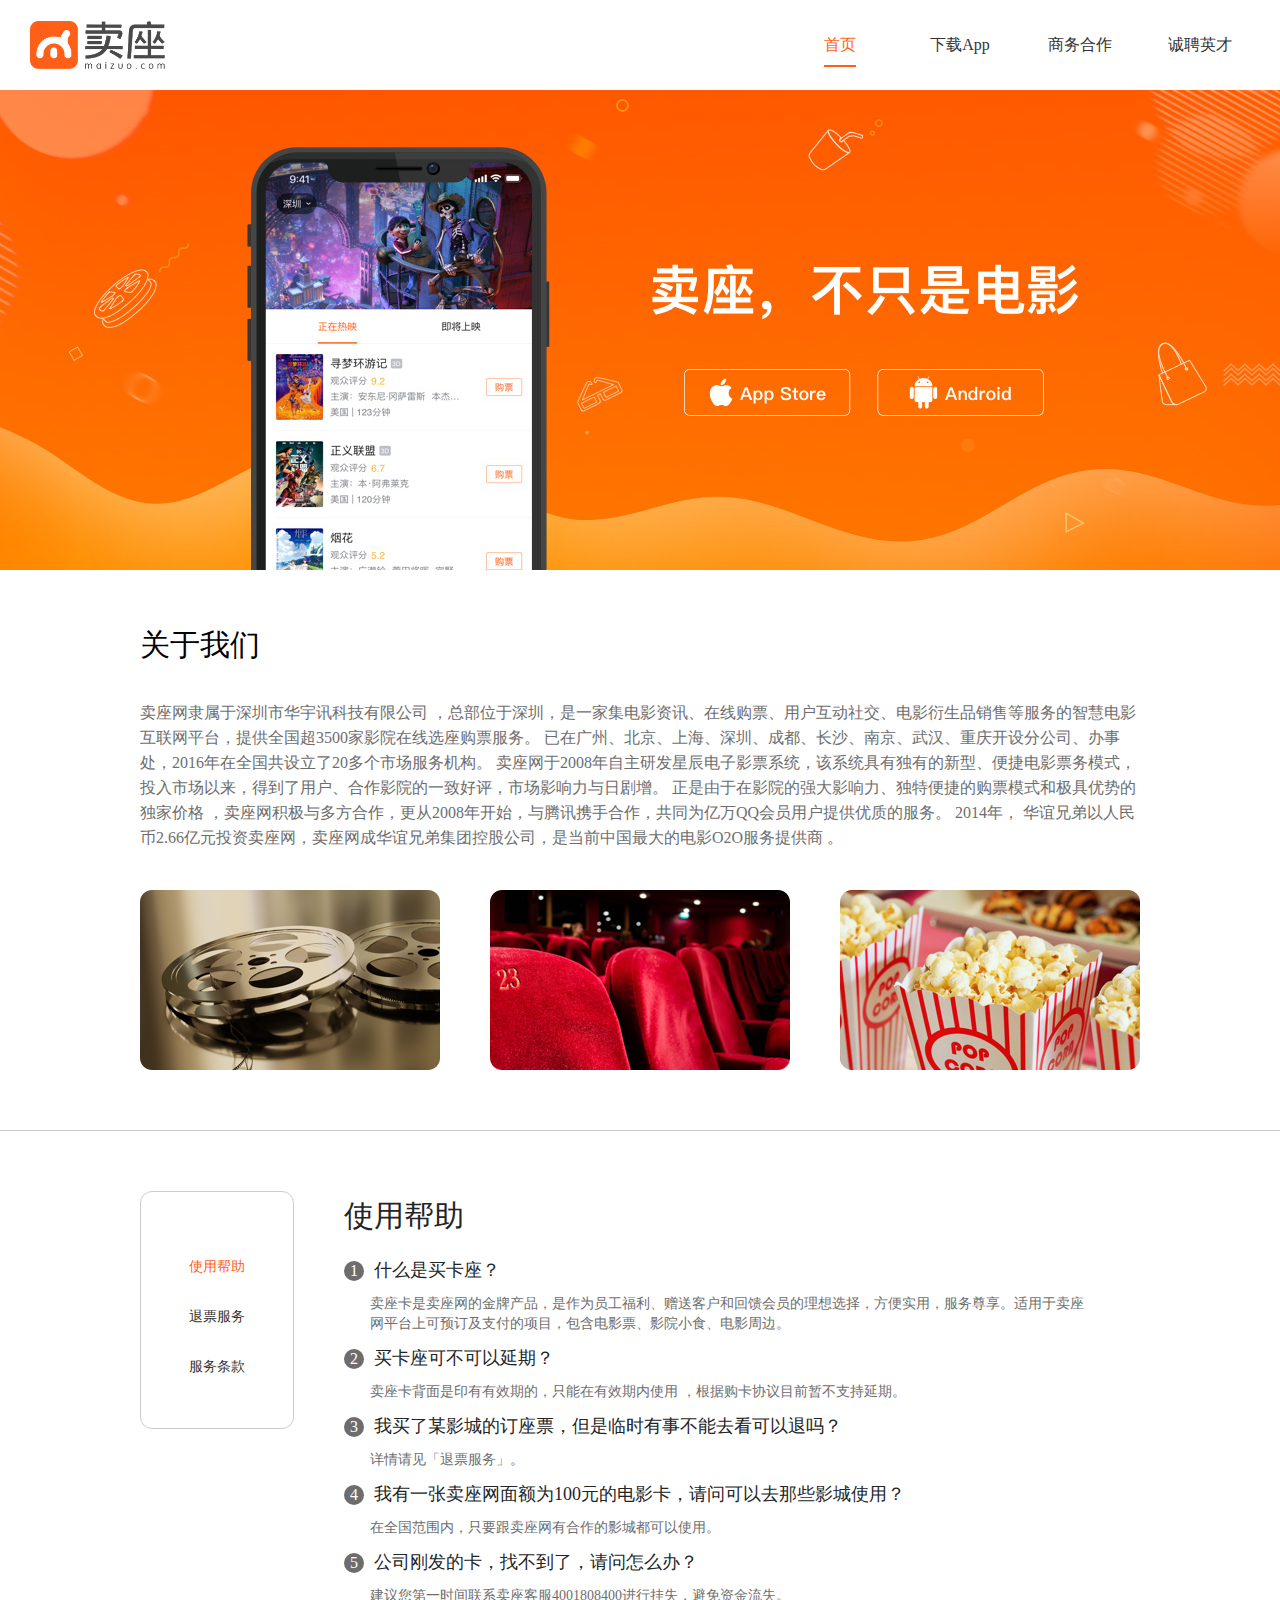
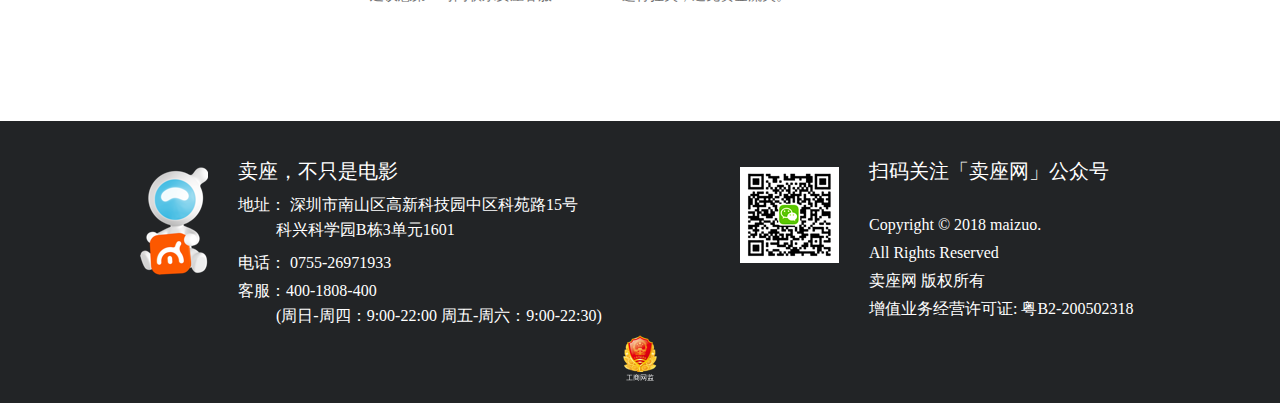
<file: index.html>
<!DOCTYPE html>
<html lang="en">
<head>
  <meta charset="UTF-8">
  <meta name="viewport" content="width=device-width, initial-scale=1.0">
  <title>Document</title>
</head>
<body>
  <script language="javascript" type="text/javascript">
    window.location.href="shouye.html";
  </script>
</body>
</html>
</file>
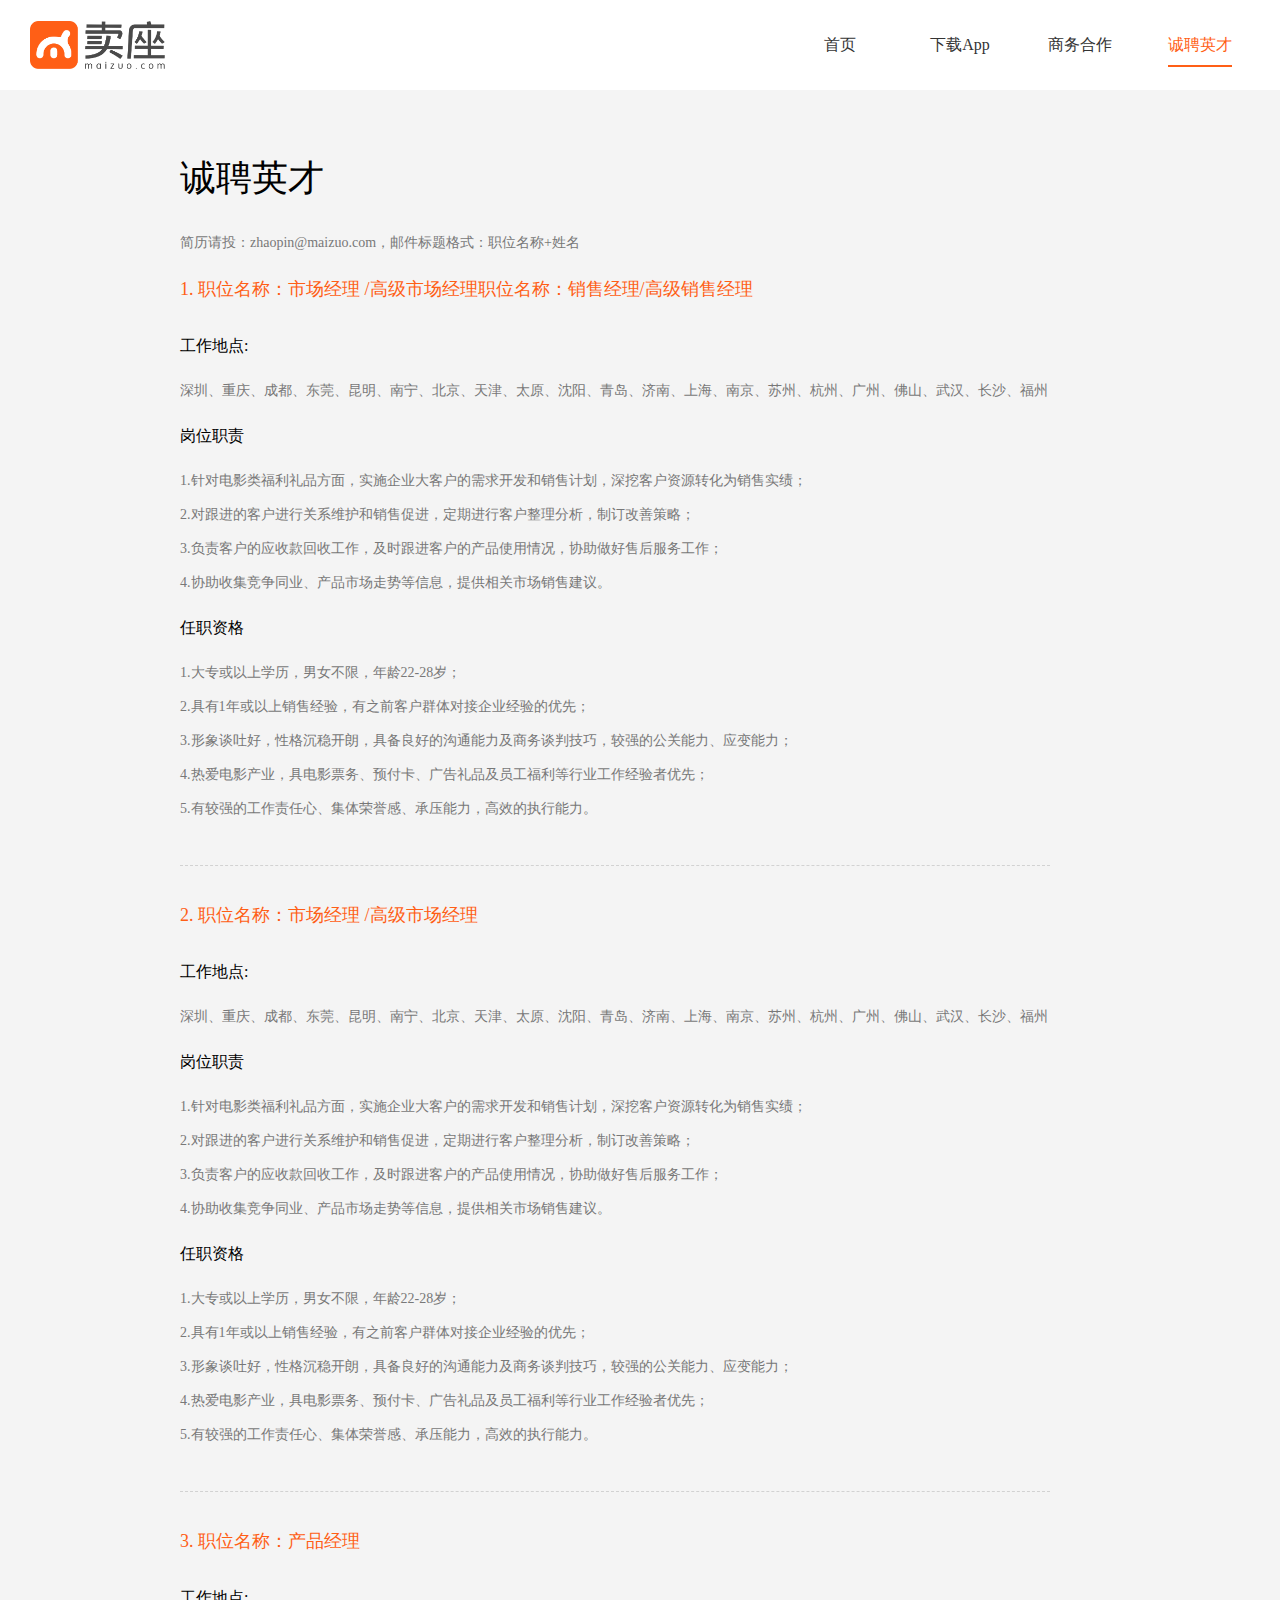
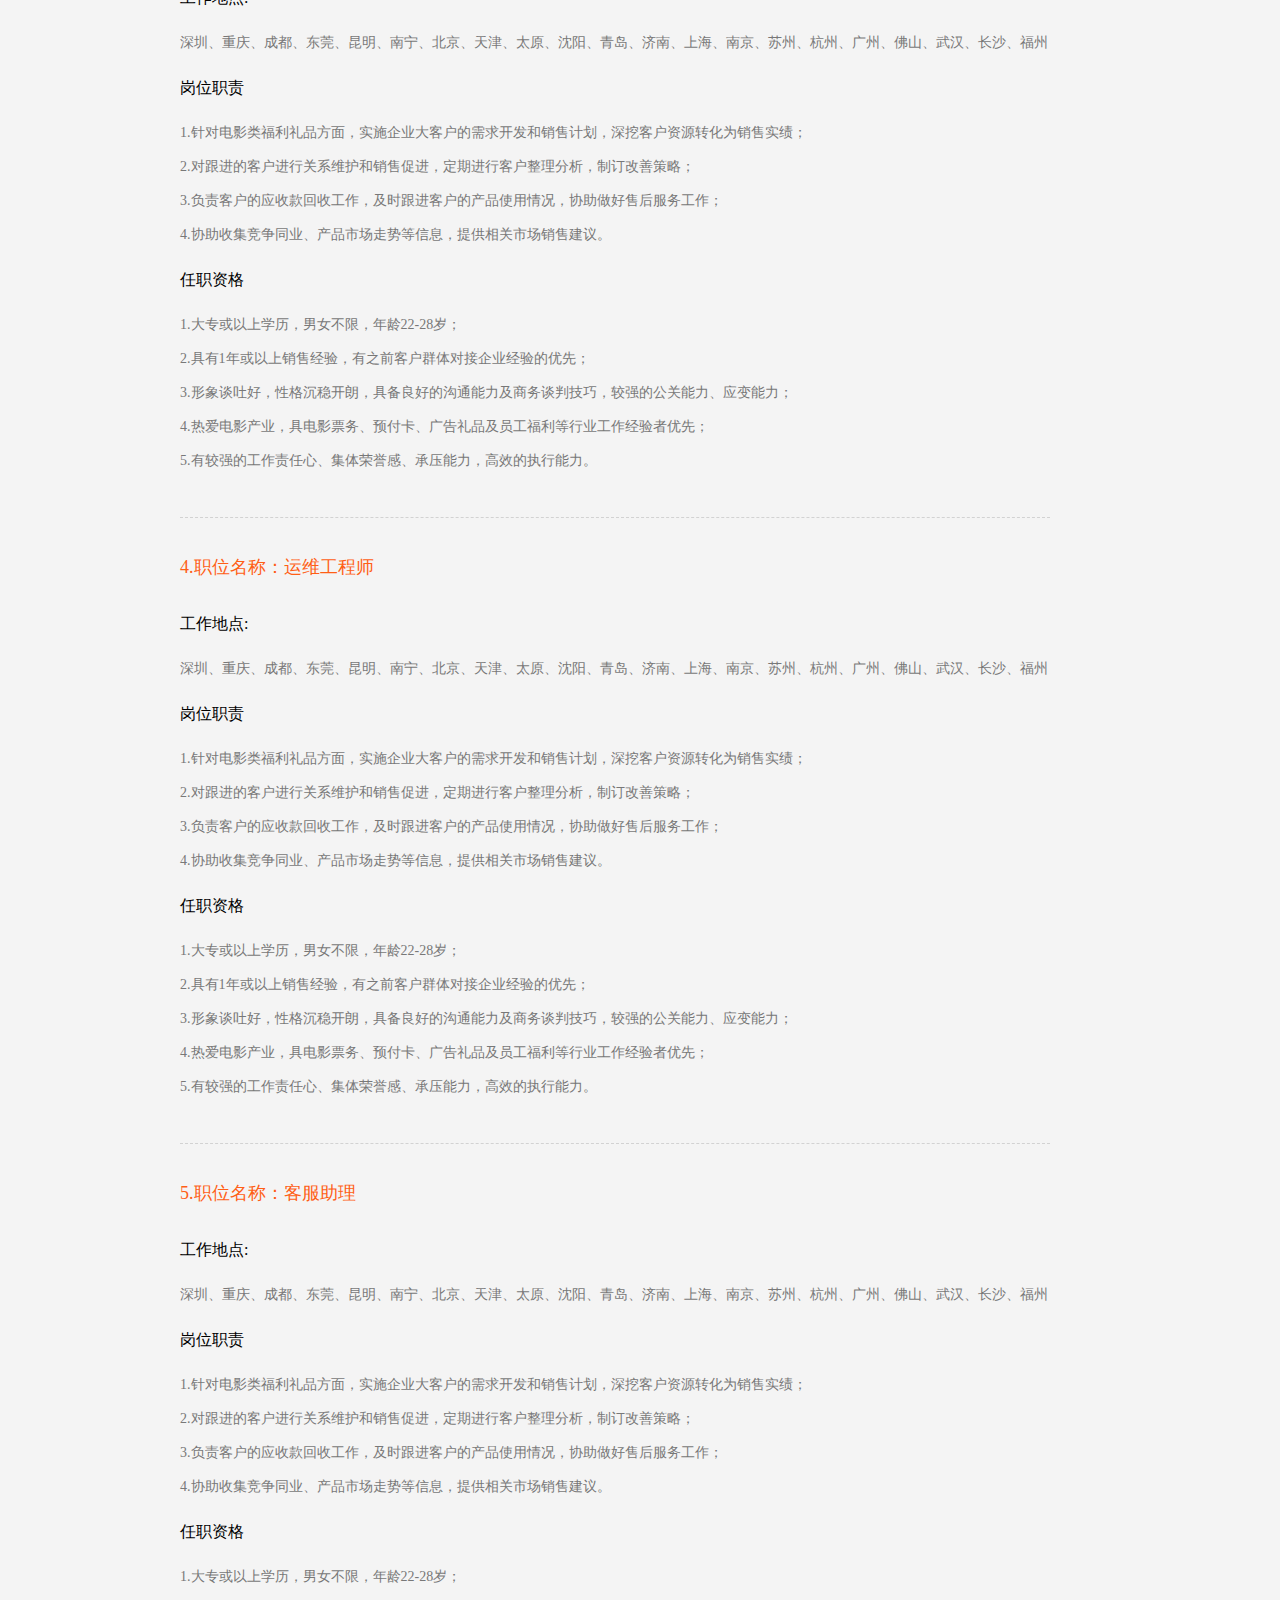
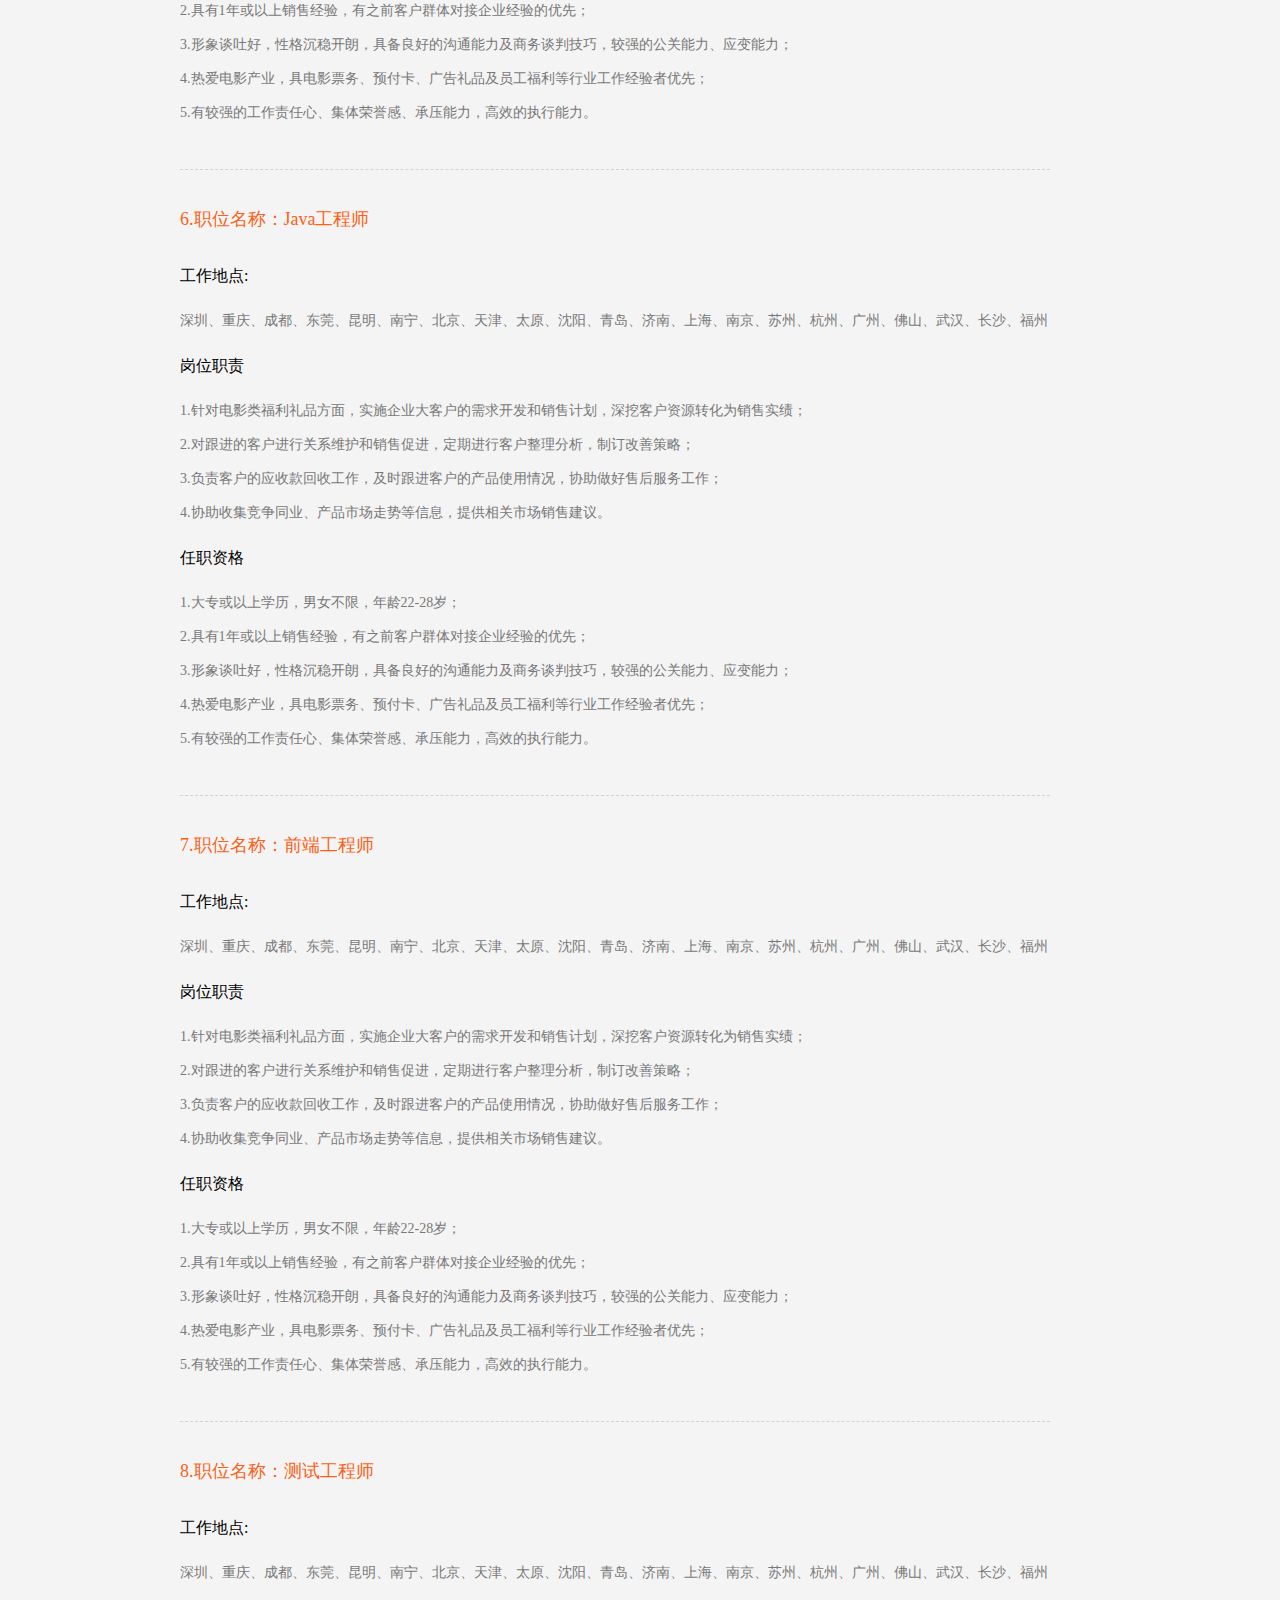
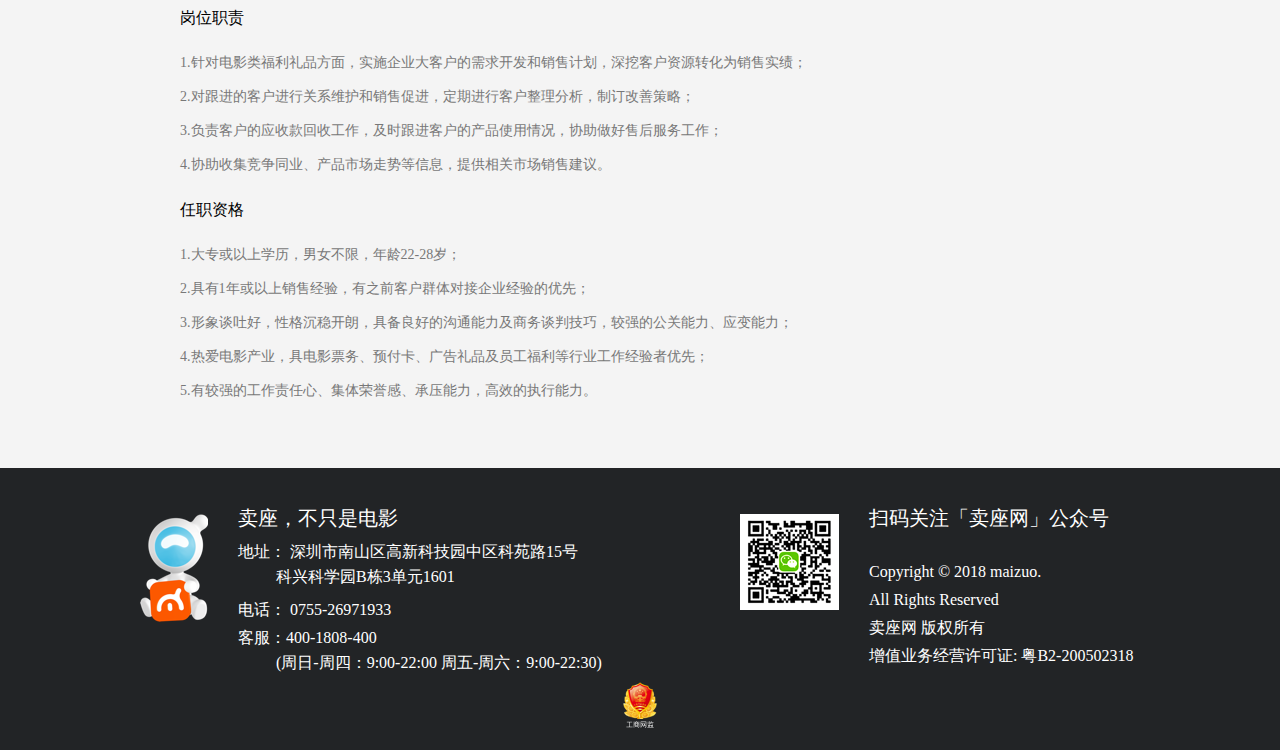
<file: chengping.html>
<!DOCTYPE html>
<html lang="en">
<head>
    <meta charset="UTF-8">
    <meta name="viewport" content="width=device-width, initial-scale=1.0">
    <meta http-equiv="X-UA-Compatible" content="ie=edge">
    <!-- 图标 -->
    <link rel="icon" type="image/x-icon" href="./img/favicon.ico">
    <!-- 默认样式 -->
    <link rel="stylesheet" href="./css/reset.css">
    <!-- 公共样式 -->
    <link rel="stylesheet" href="./css/global.css">
    <!-- 首页样式 -->
    <link rel="stylesheet" href="./css/chengping.css">
    <title>卖座网</title>
</head>
<body>
    <div class="main">
        <!-- header导航栏 -->
        <div class="header">
            <!-- logo -->
            <div class="logo">
                <!-- logo用a标签优化搜索引擎 -->
                <a href="">卖座网，值得信赖^_^</a>
            </div>
            <!-- header right样式 -->
            <ul class="right">
                <li><a href="shouye.html">首页</a></li>
                <li><a href="xiazaiApp.html">下载App</a></li>
                <li><a href="shangwu.html">商务合作</a></li>
                <li class="active"><a href="chengping.html">诚聘英才</a></li>
            </ul>
        </div>
        <!-- sincerehire诚聘英才  -->
        <div class="sincerehire">
            <div class="container">
                <h1>诚聘英才</h1>
                <p>简历请投：zhaopin@maizuo.com，邮件标题格式：职位名称+姓名</p>
                <div class="job-temp">
                    <h2>1. 职位名称：市场经理 /高级市场经理职位名称：销售经理/高级销售经理</h2>
                    <h3>工作地点:</h3>
                    <p>深圳、重庆、成都、东莞、昆明、南宁、北京、天津、太原、沈阳、青岛、济南、上海、南京、苏州、杭州、广州、佛山、武汉、长沙、福州</p>
                    <h3>岗位职责</h3>
                    <p>1.针对电影类福利礼品方面，实施企业大客户的需求开发和销售计划，深挖客户资源转化为销售实绩；</p>
                    <p>2.对跟进的客户进行关系维护和销售促进，定期进行客户整理分析，制订改善策略；</p>
                    <p>3.负责客户的应收款回收工作，及时跟进客户的产品使用情况，协助做好售后服务工作；</p>
                    <p>4.协助收集竞争同业、产品市场走势等信息，提供相关市场销售建议。</p>
                    <h3>任职资格</h3>
                    <p>1.大专或以上学历，男女不限，年龄22-28岁；</p>
                    <p>2.具有1年或以上销售经验，有之前客户群体对接企业经验的优先；</p>
                    <p>3.形象谈吐好，性格沉稳开朗，具备良好的沟通能力及商务谈判技巧，较强的公关能力、应变能力；</p>
                    <p>4.热爱电影产业，具电影票务、预付卡、广告礼品及员工福利等行业工作经验者优先；</p>
                    <p>5.有较强的工作责任心、集体荣誉感、承压能力，高效的执行能力。</p>
                </div>
                <div class="job-temp">
                        <h2>2. 职位名称：市场经理 /高级市场经理</h2>
                        <h3>工作地点:</h3>
                        <p>深圳、重庆、成都、东莞、昆明、南宁、北京、天津、太原、沈阳、青岛、济南、上海、南京、苏州、杭州、广州、佛山、武汉、长沙、福州</p>
                        <h3>岗位职责</h3>
                        <p>1.针对电影类福利礼品方面，实施企业大客户的需求开发和销售计划，深挖客户资源转化为销售实绩；</p>
                        <p>2.对跟进的客户进行关系维护和销售促进，定期进行客户整理分析，制订改善策略；</p>
                        <p>3.负责客户的应收款回收工作，及时跟进客户的产品使用情况，协助做好售后服务工作；</p>
                        <p>4.协助收集竞争同业、产品市场走势等信息，提供相关市场销售建议。</p>
                        <h3>任职资格</h3>
                        <p>1.大专或以上学历，男女不限，年龄22-28岁；</p>
                        <p>2.具有1年或以上销售经验，有之前客户群体对接企业经验的优先；</p>
                        <p>3.形象谈吐好，性格沉稳开朗，具备良好的沟通能力及商务谈判技巧，较强的公关能力、应变能力；</p>
                        <p>4.热爱电影产业，具电影票务、预付卡、广告礼品及员工福利等行业工作经验者优先；</p>
                        <p>5.有较强的工作责任心、集体荣誉感、承压能力，高效的执行能力。</p>
                </div>
                <div class="job-temp">
                    <h2>3. 职位名称：产品经理</h2>
                    <h3>工作地点:</h3>
                    <p>深圳、重庆、成都、东莞、昆明、南宁、北京、天津、太原、沈阳、青岛、济南、上海、南京、苏州、杭州、广州、佛山、武汉、长沙、福州</p>
                    <h3>岗位职责</h3>
                    <p>1.针对电影类福利礼品方面，实施企业大客户的需求开发和销售计划，深挖客户资源转化为销售实绩；</p>
                    <p>2.对跟进的客户进行关系维护和销售促进，定期进行客户整理分析，制订改善策略；</p>
                    <p>3.负责客户的应收款回收工作，及时跟进客户的产品使用情况，协助做好售后服务工作；</p>
                    <p>4.协助收集竞争同业、产品市场走势等信息，提供相关市场销售建议。</p>
                    <h3>任职资格</h3>
                    <p>1.大专或以上学历，男女不限，年龄22-28岁；</p>
                    <p>2.具有1年或以上销售经验，有之前客户群体对接企业经验的优先；</p>
                    <p>3.形象谈吐好，性格沉稳开朗，具备良好的沟通能力及商务谈判技巧，较强的公关能力、应变能力；</p>
                    <p>4.热爱电影产业，具电影票务、预付卡、广告礼品及员工福利等行业工作经验者优先；</p>
                    <p>5.有较强的工作责任心、集体荣誉感、承压能力，高效的执行能力。</p>
                </div>
                <div class="job-temp">
                    <h2>4.职位名称：运维工程师</h2>
                    <h3>工作地点:</h3>
                    <p>深圳、重庆、成都、东莞、昆明、南宁、北京、天津、太原、沈阳、青岛、济南、上海、南京、苏州、杭州、广州、佛山、武汉、长沙、福州</p>
                    <h3>岗位职责</h3>
                    <p>1.针对电影类福利礼品方面，实施企业大客户的需求开发和销售计划，深挖客户资源转化为销售实绩；</p>
                    <p>2.对跟进的客户进行关系维护和销售促进，定期进行客户整理分析，制订改善策略；</p>
                    <p>3.负责客户的应收款回收工作，及时跟进客户的产品使用情况，协助做好售后服务工作；</p>
                    <p>4.协助收集竞争同业、产品市场走势等信息，提供相关市场销售建议。</p>
                    <h3>任职资格</h3>
                    <p>1.大专或以上学历，男女不限，年龄22-28岁；</p>
                    <p>2.具有1年或以上销售经验，有之前客户群体对接企业经验的优先；</p>
                    <p>3.形象谈吐好，性格沉稳开朗，具备良好的沟通能力及商务谈判技巧，较强的公关能力、应变能力；</p>
                    <p>4.热爱电影产业，具电影票务、预付卡、广告礼品及员工福利等行业工作经验者优先；</p>
                    <p>5.有较强的工作责任心、集体荣誉感、承压能力，高效的执行能力。</p>
                </div>
                <div class="job-temp">
                    <h2>5.职位名称：客服助理</h2>
                    <h3>工作地点:</h3>
                    <p>深圳、重庆、成都、东莞、昆明、南宁、北京、天津、太原、沈阳、青岛、济南、上海、南京、苏州、杭州、广州、佛山、武汉、长沙、福州</p>
                    <h3>岗位职责</h3>
                    <p>1.针对电影类福利礼品方面，实施企业大客户的需求开发和销售计划，深挖客户资源转化为销售实绩；</p>
                    <p>2.对跟进的客户进行关系维护和销售促进，定期进行客户整理分析，制订改善策略；</p>
                    <p>3.负责客户的应收款回收工作，及时跟进客户的产品使用情况，协助做好售后服务工作；</p>
                    <p>4.协助收集竞争同业、产品市场走势等信息，提供相关市场销售建议。</p>
                    <h3>任职资格</h3>
                    <p>1.大专或以上学历，男女不限，年龄22-28岁；</p>
                    <p>2.具有1年或以上销售经验，有之前客户群体对接企业经验的优先；</p>
                    <p>3.形象谈吐好，性格沉稳开朗，具备良好的沟通能力及商务谈判技巧，较强的公关能力、应变能力；</p>
                    <p>4.热爱电影产业，具电影票务、预付卡、广告礼品及员工福利等行业工作经验者优先；</p>
                    <p>5.有较强的工作责任心、集体荣誉感、承压能力，高效的执行能力。</p>
                </div>
                <div class="job-temp">
                    <h2>6.职位名称：Java工程师</h2>
                    <h3>工作地点:</h3>
                    <p>深圳、重庆、成都、东莞、昆明、南宁、北京、天津、太原、沈阳、青岛、济南、上海、南京、苏州、杭州、广州、佛山、武汉、长沙、福州</p>
                    <h3>岗位职责</h3>
                    <p>1.针对电影类福利礼品方面，实施企业大客户的需求开发和销售计划，深挖客户资源转化为销售实绩；</p>
                    <p>2.对跟进的客户进行关系维护和销售促进，定期进行客户整理分析，制订改善策略；</p>
                    <p>3.负责客户的应收款回收工作，及时跟进客户的产品使用情况，协助做好售后服务工作；</p>
                    <p>4.协助收集竞争同业、产品市场走势等信息，提供相关市场销售建议。</p>
                    <h3>任职资格</h3>
                    <p>1.大专或以上学历，男女不限，年龄22-28岁；</p>
                    <p>2.具有1年或以上销售经验，有之前客户群体对接企业经验的优先；</p>
                    <p>3.形象谈吐好，性格沉稳开朗，具备良好的沟通能力及商务谈判技巧，较强的公关能力、应变能力；</p>
                    <p>4.热爱电影产业，具电影票务、预付卡、广告礼品及员工福利等行业工作经验者优先；</p>
                    <p>5.有较强的工作责任心、集体荣誉感、承压能力，高效的执行能力。</p>
                </div>
                <div class="job-temp">
                    <h2>7.职位名称：前端工程师</h2>
                    <h3>工作地点:</h3>
                    <p>深圳、重庆、成都、东莞、昆明、南宁、北京、天津、太原、沈阳、青岛、济南、上海、南京、苏州、杭州、广州、佛山、武汉、长沙、福州</p>
                    <h3>岗位职责</h3>
                    <p>1.针对电影类福利礼品方面，实施企业大客户的需求开发和销售计划，深挖客户资源转化为销售实绩；</p>
                    <p>2.对跟进的客户进行关系维护和销售促进，定期进行客户整理分析，制订改善策略；</p>
                    <p>3.负责客户的应收款回收工作，及时跟进客户的产品使用情况，协助做好售后服务工作；</p>
                    <p>4.协助收集竞争同业、产品市场走势等信息，提供相关市场销售建议。</p>
                    <h3>任职资格</h3>
                    <p>1.大专或以上学历，男女不限，年龄22-28岁；</p>
                    <p>2.具有1年或以上销售经验，有之前客户群体对接企业经验的优先；</p>
                    <p>3.形象谈吐好，性格沉稳开朗，具备良好的沟通能力及商务谈判技巧，较强的公关能力、应变能力；</p>
                    <p>4.热爱电影产业，具电影票务、预付卡、广告礼品及员工福利等行业工作经验者优先；</p>
                    <p>5.有较强的工作责任心、集体荣誉感、承压能力，高效的执行能力。</p>
                </div>
                <div class="job-temp active">
                    <h2>8.职位名称：测试工程师</h2>
                    <h3>工作地点:</h3>
                    <p>深圳、重庆、成都、东莞、昆明、南宁、北京、天津、太原、沈阳、青岛、济南、上海、南京、苏州、杭州、广州、佛山、武汉、长沙、福州</p>
                    <h3>岗位职责</h3>
                    <p>1.针对电影类福利礼品方面，实施企业大客户的需求开发和销售计划，深挖客户资源转化为销售实绩；</p>
                    <p>2.对跟进的客户进行关系维护和销售促进，定期进行客户整理分析，制订改善策略；</p>
                    <p>3.负责客户的应收款回收工作，及时跟进客户的产品使用情况，协助做好售后服务工作；</p>
                    <p>4.协助收集竞争同业、产品市场走势等信息，提供相关市场销售建议。</p>
                    <h3>任职资格</h3>
                    <p>1.大专或以上学历，男女不限，年龄22-28岁；</p>
                    <p>2.具有1年或以上销售经验，有之前客户群体对接企业经验的优先；</p>
                    <p>3.形象谈吐好，性格沉稳开朗，具备良好的沟通能力及商务谈判技巧，较强的公关能力、应变能力；</p>
                    <p>4.热爱电影产业，具电影票务、预付卡、广告礼品及员工福利等行业工作经验者优先；</p>
                    <p>5.有较强的工作责任心、集体荣誉感、承压能力，高效的执行能力。</p>
                </div>
            </div>
        </div>
        <!-- footer尾部样式 -->
        <div class="footer">
            <div class="container">
                <div class="left">
                    <div class="left-left"></div>
                    <div class="left-right">
                        <h1>卖座，不只是电影</h1>
                        <p>
                            <span>地址：</span>
                            <span>深圳市南山区高新科技园中区科苑路15号<br><span class="retract">科兴科学园B栋3单元1601</span></span>
                        </p>
                        <p>
                            <span>电话：</span>
                            <span>0755-26971933</span>
                        </p>
                        <p>
                            <span>客服：</span><span>400-1808-400</span><br> 
                            <span class="retract">(周日-周四：9:00-22:00  周五-周六：9:00-22:30)</span>
                        </p>
                    </div>
                </div>
                <div class="right">
                    <div class="right-left"></div>
                    <div class="right-right">
                        <h1>扫码关注「卖座网」公众号</h1>
                        <p>Copyright © 2018 maizuo.</p>
                        <p>All Rights Reserved</p>
                        <p>卖座网 版权所有</p>
                        <p>增值业务经营许可证: 粤B2-200502318</p>
                    </div>
                </div>
            </div>
            <div class="hz"></div>
        </div>
    </div>
</body>
</html>
</file>
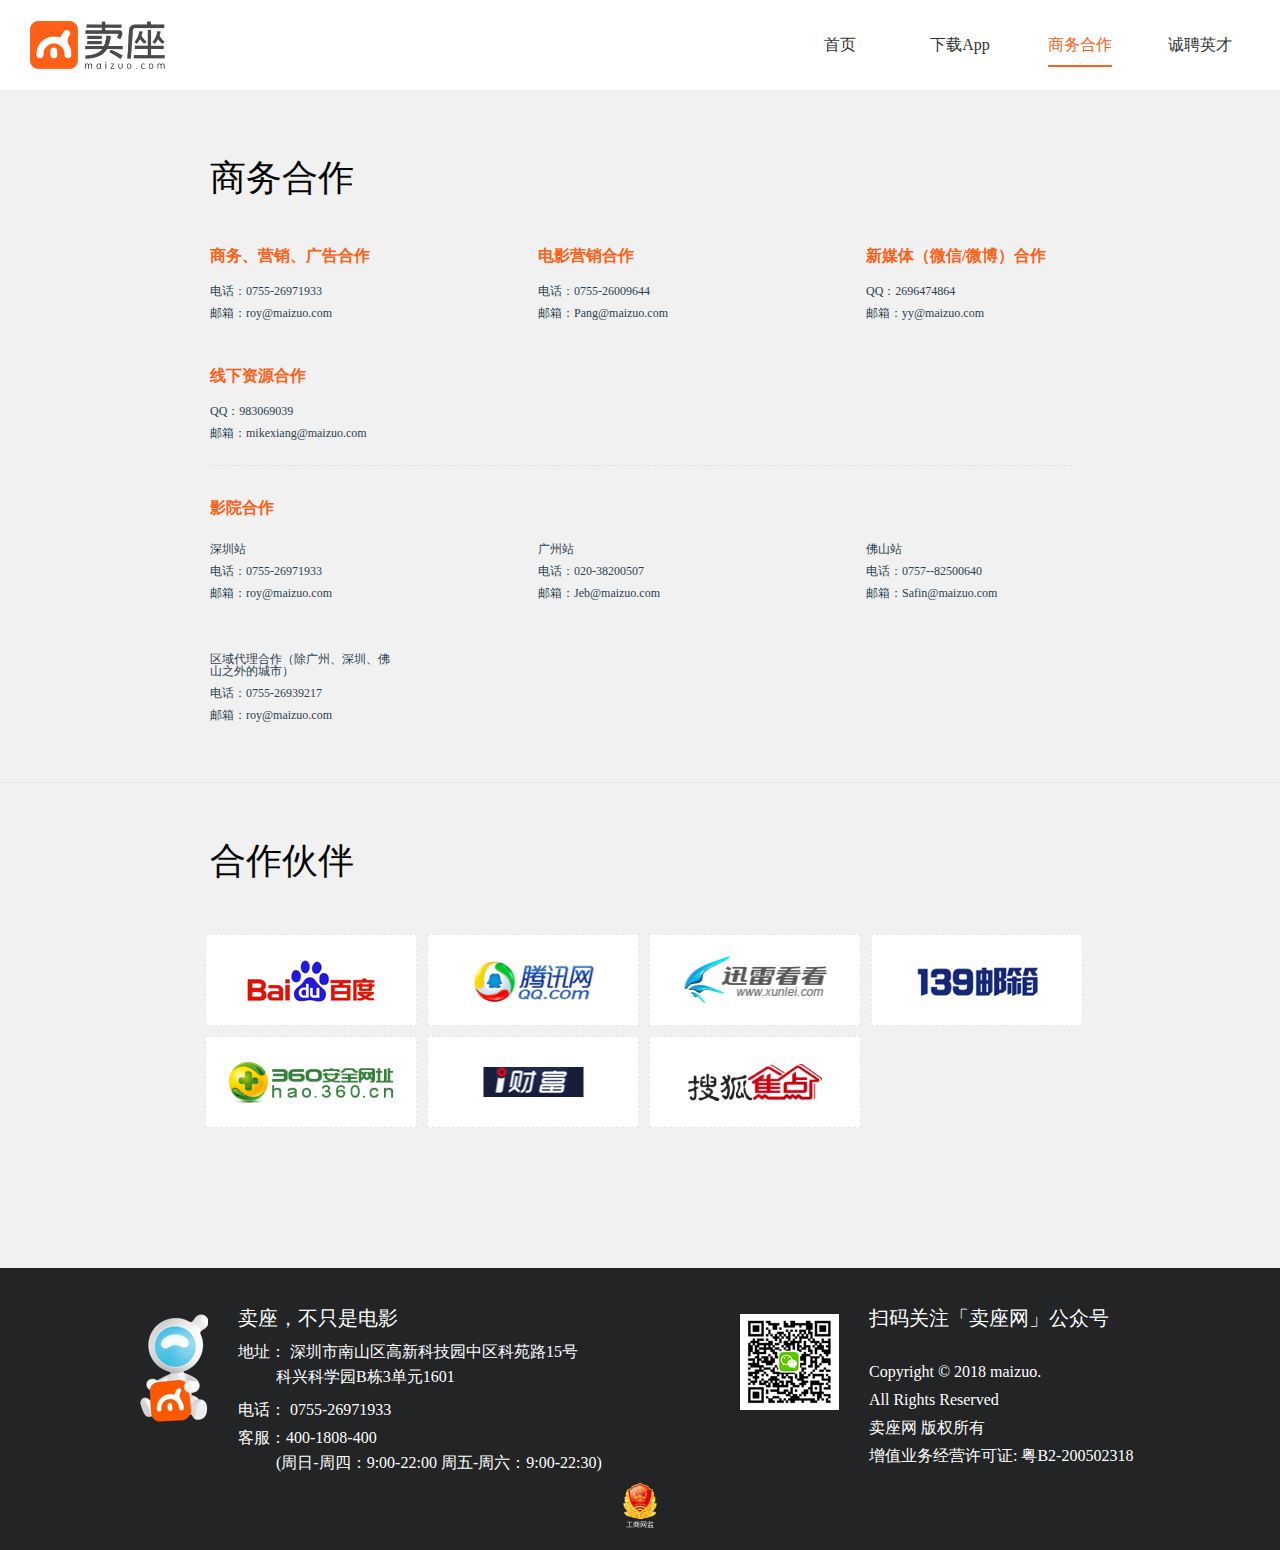
<file: shangwu.html>
<!DOCTYPE html>
<html lang="en">
<head>
    <meta charset="UTF-8">
    <meta name="viewport" content="width=device-width, initial-scale=1.0">
    <meta http-equiv="X-UA-Compatible" content="ie=edge">
    <!-- 图标 -->
    <link rel="icon" type="image/x-icon" href="./img/favicon.ico">
    <!-- 默认样式 -->
    <link rel="stylesheet" href="./css/reset.css">
    <!-- 公共样式 -->
    <link rel="stylesheet" href="./css/global.css">
    <!-- 首页样式 -->
    <link rel="stylesheet" href="./css/shangwu.css">
    <title>卖座网</title>
</head>
<body>
    <div class="main">
        <!-- header导航栏 -->
        <div class="header">
            <!-- logo -->
            <div class="logo">
                <!-- logo用a标签优化搜索引擎 -->
                <a href="">卖座网，值得信赖^_^</a>
            </div>
            <!-- header right样式 -->
            <ul class="right">
                <li><a href="shouye.html">首页</a></li>
                <li><a href="xiazaiApp.html">下载App</a></li>
                <li class="active"><a href="shangwu.html">商务合作</a></li>
                <li><a href="chengping.html">诚聘英才</a></li>
            </ul>
        </div>
        <!-- business商务合作 -->
        <div class="business">
            <div class="container">
                <h1>商务合作</h1>
                <ul class="business_container active">
                    <li>
                        <h2>商务、营销、广告合作</h2>
                         <p>电话：0755-26971933</p>
                          <p>邮箱：roy@maizuo.com</p>
                    </li>
                    <li>
                        <h2>电影营销合作</h2> 
                        <p>电话：0755-26009644</p>
                         <p>邮箱：Pang@maizuo.com</p>
                    </li>
                    <li>
                        <h2>新媒体（微信/微博）合作</h2>
                        <p>QQ：2696474864</p>
                        <p>邮箱：yy@maizuo.com</p>
                    </li>
                    <li>
                        <h2>线下资源合作</h2>
                        <p>QQ：983069039</p>
                        <p>邮箱：mikexiang@maizuo.com</p>
                    </li>
                </ul>
                <h2 class="h2">影院合作</h2>
                <ul class="business_container">
                    <li>
                        <p>深圳站</p>
                        <p>电话：0755-26971933</p>
                        <p>邮箱：roy@maizuo.com</p>
                    </li>
                    <li>
                        <p>广州站</p>
                        <p>电话：020-38200507</p>
                        <p>邮箱：Jeb@maizuo.com</p>
                    </li>
                    <li>
                        <p>佛山站</p>
                        <p>电话：0757--82500640</p>
                        <p>邮箱：Safin@maizuo.com</p>
                    </li>
                    <li>
                        <p>区域代理合作（除广州、深圳、佛山之外的城市）</p>
                        <p>电话：0755-26939217</p>
                        <p>邮箱：roy@maizuo.com</p>
                    </li>
                </ul>
            </div>
        </div>
        <!-- partner合作伙伴 -->
        <div class="partner">
            <div class="container">
                <h1>合作伙伴</h1>
                <ul class="pic">
                    <li><img src="./img/shangwu1.jpg" alt=""></li>
                    <li><img src="./img/shangwu2.jpg" alt=""></li>
                    <li><img src="./img/shangwu3.jpg" alt=""></li>
                    <li><img src="./img/shangwu4.jpg" alt=""></li>
                    <li><img src="./img/shangwu5.jpg" alt=""></li>
                    <li><img src="./img/shangwu6.jpg" alt=""></li>
                    <li><img src="./img/shangwu7.jpg" alt=""></li>
                </ul>
            </div>
        </div>
        <!-- footer尾部样式 -->
        <div class="footer">
            <div class="container">
                <div class="left">
                    <div class="left-left"></div>
                    <div class="left-right">
                        <h1>卖座，不只是电影</h1>
                        <p>
                            <span>地址：</span>
                            <span>深圳市南山区高新科技园中区科苑路15号<br><span class="retract">科兴科学园B栋3单元1601</span></span>
                        </p>
                        <p>
                            <span>电话：</span>
                            <span>0755-26971933</span>
                        </p>
                        <p>
                            <span>客服：</span><span>400-1808-400</span><br> 
                            <span class="retract">(周日-周四：9:00-22:00  周五-周六：9:00-22:30)</span>
                        </p>
                    </div>
                </div>
                <div class="right">
                    <div class="right-left"></div>
                    <div class="right-right">
                        <h1>扫码关注「卖座网」公众号</h1>
                        <p>Copyright © 2018 maizuo.</p>
                        <p>All Rights Reserved</p>
                        <p>卖座网 版权所有</p>
                        <p>增值业务经营许可证: 粤B2-200502318</p>
                    </div>
                </div>
            </div>
            <div class="hz"></div>
        </div>
    </div>
</body>
</html>
</file>
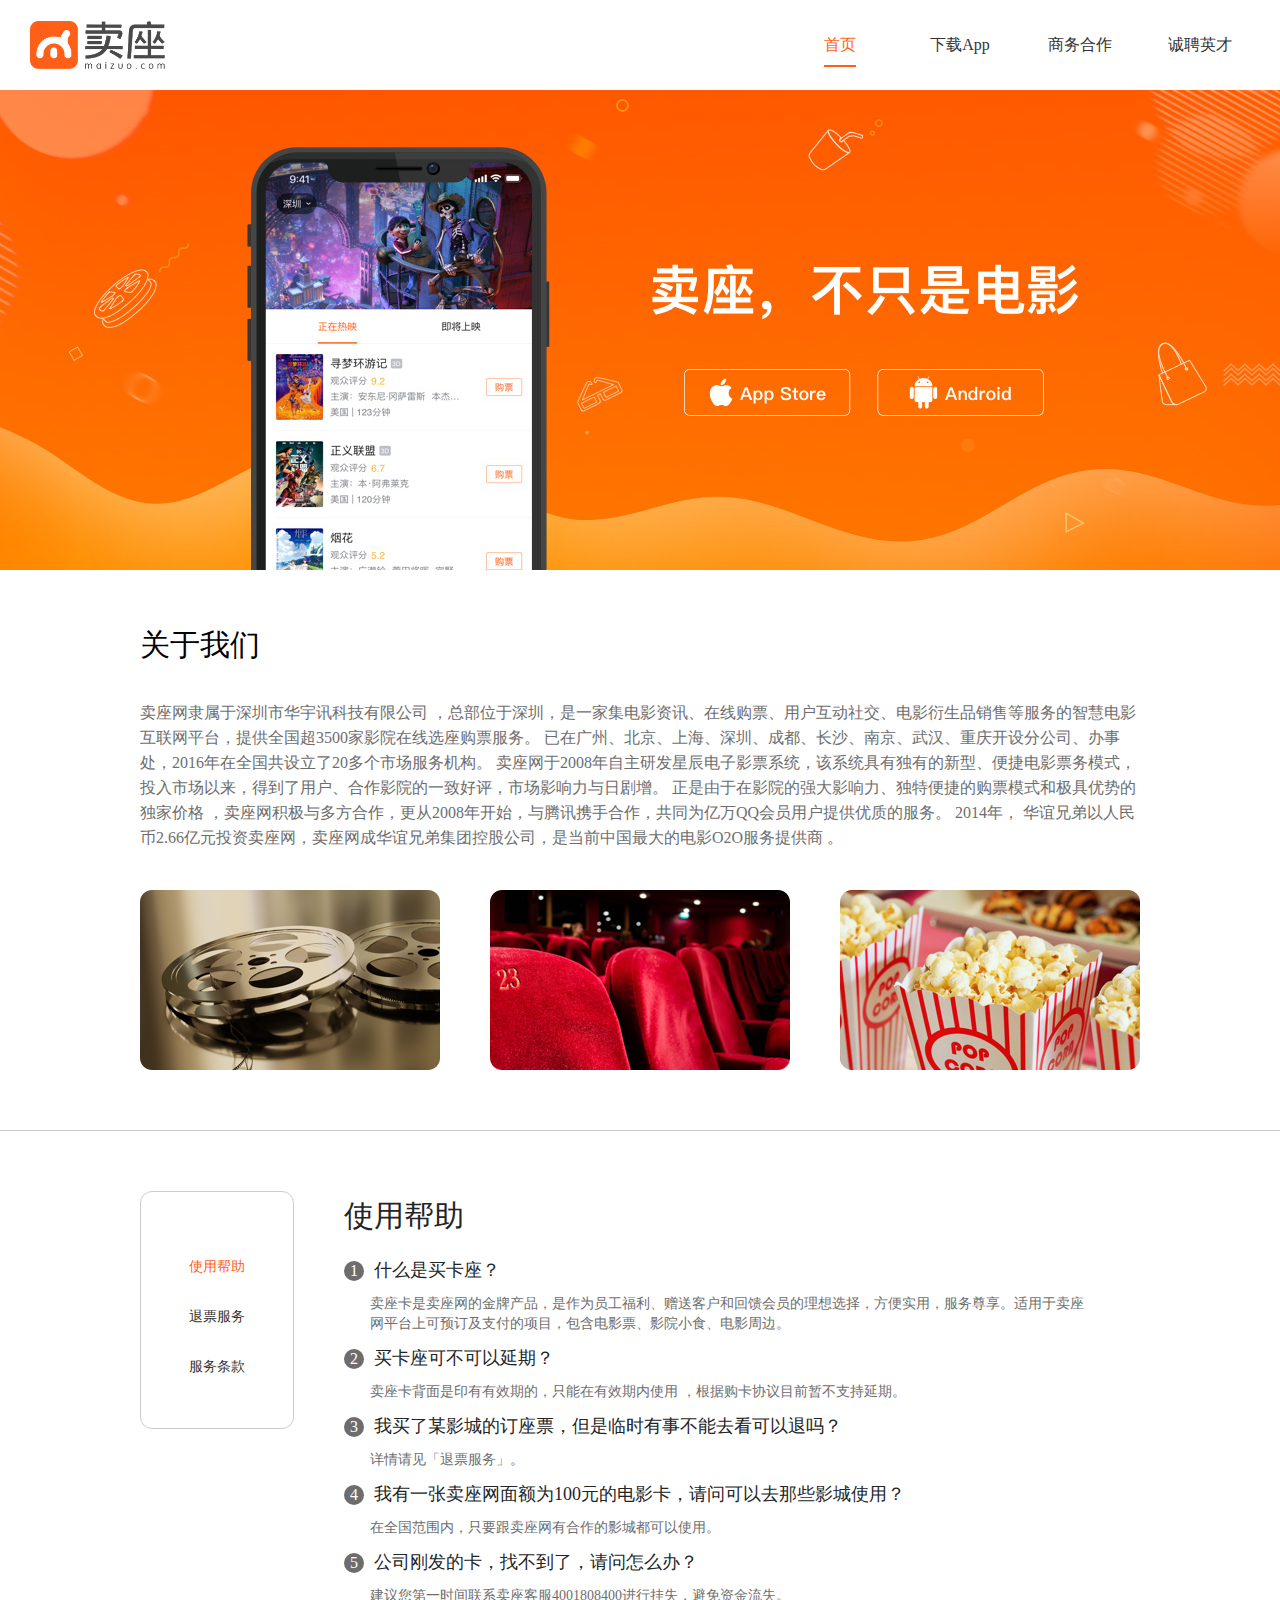
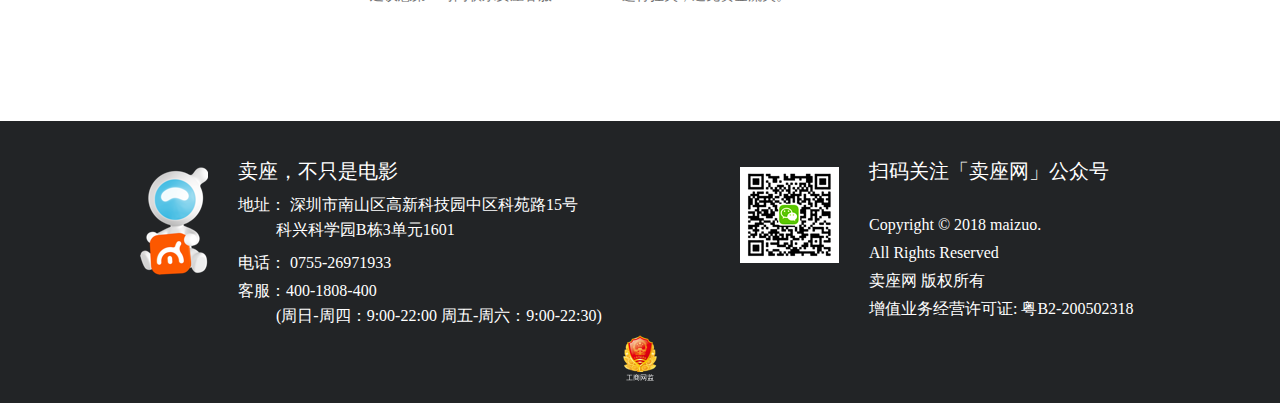
<file: shouye.html>
<!DOCTYPE html>
<html lang="en">
<head>
    <meta charset="UTF-8">
    <meta name="viewport" content="width=device-width, initial-scale=1.0">
    <meta http-equiv="X-UA-Compatible" content="ie=edge">
    <!-- 图标 -->
    <link rel="icon" type="image/x-icon" href="./img/favicon.ico">
    <!-- 默认样式 -->
    <link rel="stylesheet" href="./css/reset.css">
    <!-- 公共样式 -->
    <link rel="stylesheet" href="./css/global.css">
    <!-- 首页样式 -->
    <link rel="stylesheet" href="./css/shouye.css">
    <title>卖座网</title>
</head>
<body>
    <div class="main">
        <!-- header导航栏 -->
        <div class="header">
            <!-- logo -->
            <div class="logo">
                <!-- logo用a标签优化搜索引擎 -->
                <a href="">卖座网，值得信赖^_^</a>
            </div>
            <!-- header right样式 -->
            <ul class="right">
                <li class="active"><a href="shouye.html">首页</a></li>
                <li><a href="xiazaiApp.html">下载App</a></li>
                <li><a href="shangwu.html">商务合作</a></li>
                <li><a href="chengping.html">诚聘英才</a></li>
            </ul>
        </div>
        <!-- banner海报 -->
        <div class="banner"></div>
        <!-- about_us关于我们 -->
        <div class="about_us">
            <div class="container">
                <h1>关于我们</h1>
                <p>卖座网隶属于深圳市华宇讯科技有限公司 ，总部位于深圳，是一家集电影资讯、在线购票、用户互动社交、电影衍生品销售等服务的智慧电影互联网平台，提供全国超3500家影院在线选座购票服务。
                    已在广州、北京、上海、深圳、成都、长沙、南京、武汉、重庆开设分公司、办事处，2016年在全国共设立了20多个市场服务机构。
                    卖座网于2008年自主研发星辰电子影票系统，该系统具有独有的新型、便捷电影票务模式， 投入市场以来，得到了用户、合作影院的一致好评，市场影响力与日剧增。
                    正是由于在影院的强大影响力、独特便捷的购票模式和极具优势的独家价格 ，卖座网积极与多方合作，更从2008年开始，与腾讯携手合作，共同为亿万QQ会员用户提供优质的服务。
                    2014年， 华谊兄弟以人民币2.66亿元投资卖座网，卖座网成华谊兄弟集团控股公司，是当前中国最大的电影O2O服务提供商 。</p>
                <ul>
                    <li class="left">
                        <img src="./img/li1.jpg" alt="">
                    </li>
                    <li class="center">
                        <img src="./img/li2.jpg" alt="">
                    </li>
                    <li class="right">
                        <img src="./img/li3.jpg" alt="">
                    </li>
                </ul>
            </div>
        </div>
        <!-- content使用帮助 -->
        <div class="content">
            <div class="container">
                <div class="left">
                    <ul>
                        <li class="active"><a href="">使用帮助</a></li>
                        <li><a href="">退票服务</a></li>
                        <li><a href="">服务条款</a></li>
                    </ul>
                </div>
                <div class="right">
                    <h1>使用帮助</h1>
                    <ul>
                        <li>
                            <em>1</em>
                            <span>什么是买卡座？</span>
                            <p>卖座卡是卖座网的金牌产品，是作为员工福利、赠送客户和回馈会员的理想选择，方便实用，服务尊享。适用于卖座网平台上可预订及支付的项目，包含电影票、影院小食、电影周边。</p>
                        </li>
                        <li>
                            <em>2</em>
                            <span>买卡座可不可以延期？</span>
                            <p>卖座卡背面是印有有效期的，只能在有效期内使用 ，根据购卡协议目前暂不支持延期。</p>
                        </li>
                        <li>
                            <em>3</em>
                            <span>我买了某影城的订座票，但是临时有事不能去看可以退吗？</span>
                            <p>详情请见「退票服务」。</p>
                        </li>
                        <li>
                            <em>4</em>
                            <span>我有一张卖座网面额为100元的电影卡，请问可以去那些影城使用？</span>
                            <p>在全国范围内，只要跟卖座网有合作的影城都可以使用。</p>
                        </li>
                        <li>
                            <em>5</em>
                            <span>公司刚发的卡，找不到了，请问怎么办？</span>
                            <p>建议您第一时间联系卖座客服4001808400进行挂失，避免资金流失。</p>
                        </li>
                    </ul>
                </div>
            </div>
        </div>
        <!-- footer尾部样式 -->
        <div class="footer">
            <div class="container">
                <div class="left">
                    <div class="left-left"></div>
                    <div class="left-right">
                        <h1>卖座，不只是电影</h1>
                        <p>
                            <span>地址：</span>
                            <span>深圳市南山区高新科技园中区科苑路15号<br><span class="retract">科兴科学园B栋3单元1601</span></span>
                        </p>
                        <p>
                            <span>电话：</span>
                            <span>0755-26971933</span>
                        </p>
                        <p>
                            <span>客服：</span><span>400-1808-400</span><br> 
                            <span class="retract">(周日-周四：9:00-22:00  周五-周六：9:00-22:30)</span>
                        </p>
                    </div>
                </div>
                <div class="right">
                    <div class="right-left"></div>
                    <div class="right-right">
                        <h1>扫码关注「卖座网」公众号</h1>
                        <p>Copyright © 2018 maizuo.</p>
                        <p>All Rights Reserved</p>
                        <p>卖座网 版权所有</p>
                        <p>增值业务经营许可证: 粤B2-200502318</p>
                    </div>
                </div>
            </div>
            <div class="hz"></div>
        </div>
    </div>
</body>
</html>
</file>
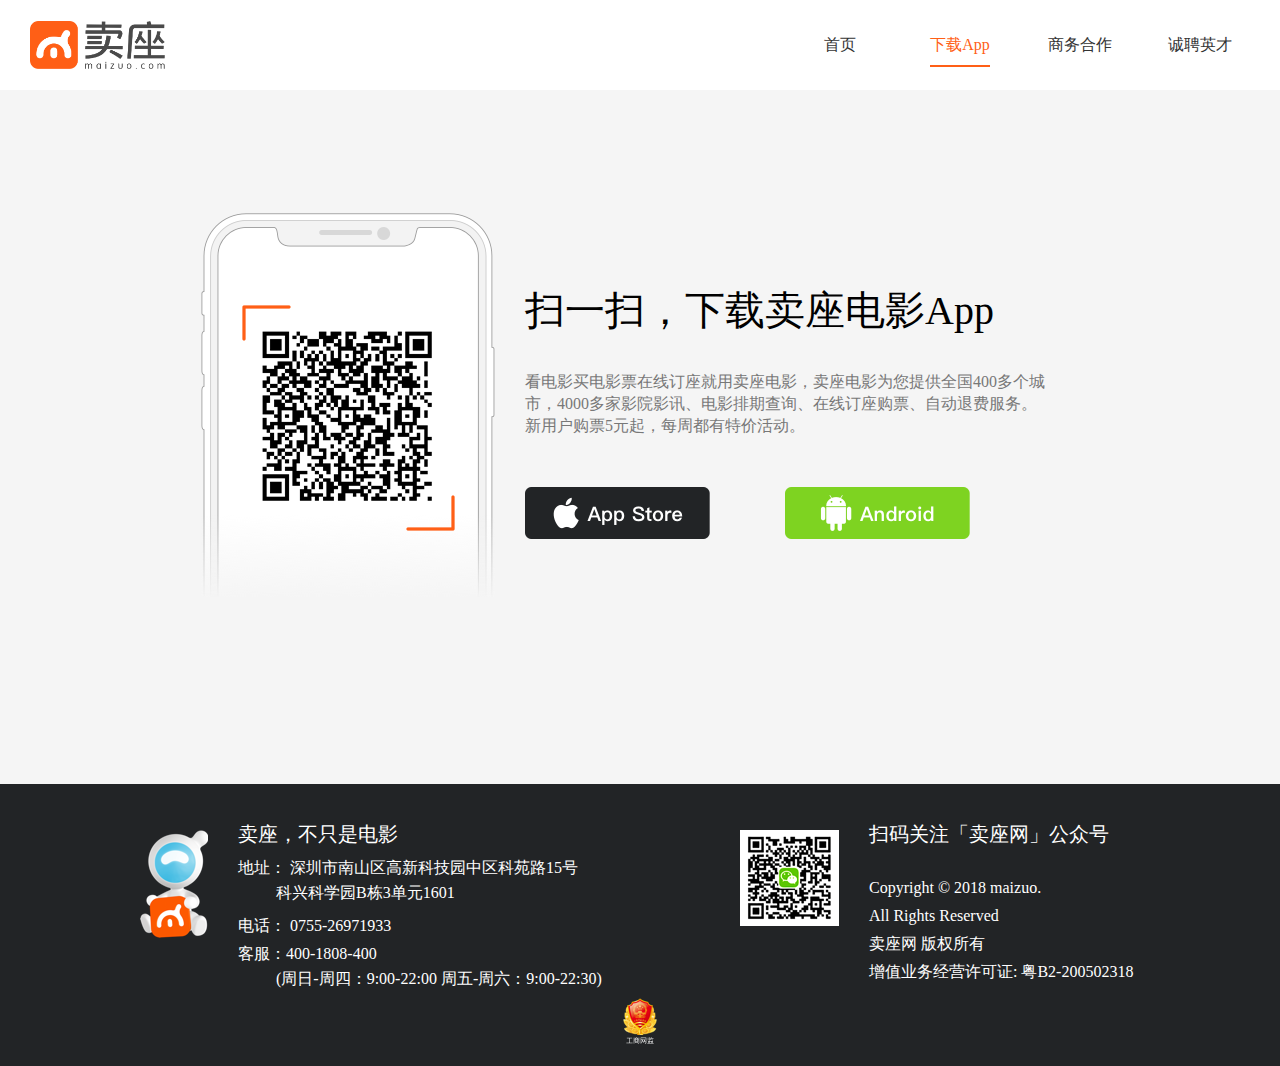
<file: xiazaiApp.html>
<!DOCTYPE html>
<html lang="en">
<head>
    <meta charset="UTF-8">
    <meta name="viewport" content="width=device-width, initial-scale=1.0">
    <meta http-equiv="X-UA-Compatible" content="ie=edge">
    <!-- 图标 -->
    <link rel="icon" type="image/x-icon" href="./img/favicon.ico">
    <!-- 默认样式 -->
    <link rel="stylesheet" href="./css/reset.css">
    <!-- 公共样式 -->
    <link rel="stylesheet" href="./css/global.css">
    <!-- 首页样式 -->
    <link rel="stylesheet" href="./css/xiazaiApp.css">
    <title>卖座网</title>
</head>
<body>
    <div class="main">
        <!-- header导航栏 -->
        <div class="header">
            <!-- logo -->
            <div class="logo">
                <!-- logo用a标签优化搜索引擎 -->
                <a href="">卖座网，值得信赖^_^</a>
            </div>
            <!-- header right样式 -->
            <ul class="right">
                <li><a href="shouye.html">首页</a></li>
                <li class="active"><a href="xiazaiApp.html">下载App</a></li>
                <li><a href="shangwu.html">商务合作</a></li>
                <li><a href="chengping.html">诚聘英才</a></li>
            </ul>
        </div>
        <!-- banner海报 -->
        <div class="banner">
            <div class="content">
                <div class="left"></div>
                <div class="right">
                    <h1>扫一扫，下载卖座电影App</h1>
                    <p>看电影买电影票在线订座就用卖座电影，卖座电影为您提供全国400多个城市，4000多家影院影讯、电影排期查询、在线订座购票、自动退费服务。新用户购票5元起，每周都有特价活动。</p>
                    <div class="pic">
                        <div class="left"></div>
                        <div class="right"></div>
                    </div>
                </div>
            </div>
        </div>
        <!-- footer尾部样式 -->
        <div class="footer">
            <div class="container">
                <div class="left">
                    <div class="left-left"></div>
                    <div class="left-right">
                        <h1>卖座，不只是电影</h1>
                        <p>
                            <span>地址：</span>
                            <span>深圳市南山区高新科技园中区科苑路15号<br><span class="retract">科兴科学园B栋3单元1601</span></span>
                        </p>
                        <p>
                            <span>电话：</span>
                            <span>0755-26971933</span>
                        </p>
                        <p>
                            <span>客服：</span><span>400-1808-400</span><br> 
                            <span class="retract">(周日-周四：9:00-22:00  周五-周六：9:00-22:30)</span>
                        </p>
                    </div>
                </div>
                <div class="right">
                    <div class="right-left"></div>
                    <div class="right-right">
                        <h1>扫码关注「卖座网」公众号</h1>
                        <p>Copyright © 2018 maizuo.</p>
                        <p>All Rights Reserved</p>
                        <p>卖座网 版权所有</p>
                        <p>增值业务经营许可证: 粤B2-200502318</p>
                    </div>
                </div>
            </div>
            <div class="hz"></div>
        </div>
    </div>
</body>
</html>
</file>
<file: css/global.css>
/* header头部样式 */
html{
    overflow-x: hidden;
}
.main{
    min-width: 1040px;
    max-width: 1920px;
    padding-top: 90px;
    
}
.header{
    min-width: 1040px;
    width: 100%;
    height: 90px;
    position: fixed;
    background: #fff;
    top: 0;
    z-index: 999;
}
.container{
    width: 1000px;
    height:auto;
    margin: 0 auto;
}
.header .logo{
    float: left;
    margin-left: 30px;
    height:90px;
    display: flex;
    align-items: center;
}
a{
    text-decoration: none;
    color: #333;
}
.header .logo a{
    display: block;
    width: 135px;
    height: 48px;
    background-image: url(../img/logo.jpg);
    background-size: 100%;
    background-repeat: no-repeat;
    text-indent: -999em;
    overflow: hidden;
}
.header .right{
    float: right;
    font-size: 16px;
}
.header .right li{
    float: left;
    margin-right: 40px;
    line-height: 90px;
    width: 80px;
    text-align: center;
}
.header .right li.active a{
    color: #ff5f16;
    padding-bottom: 12px;
    border-bottom: 2px solid #ff5f16;
}
.header .right li:hover a{
    animation-duration: 0.5s;
    animation-timing-function: ease;
    animation-delay: 0s;
    animation-iteration-count: 1;
    animation-direction: normal;
    animation-fill-mode: none;
    animation-play-state: running;
    animation-name: right;
}
.header .right li.active:hover a{
    animation: active .5s;
}
@keyframes right{
    50%{
        font-size: 18px;
        text-shadow: #333 0 0 1px;
        opacity: .8;
    }
}
@keyframes active{
    50%{
        font-size: 18px;
        text-shadow: #ff5f16 0 0 1px;
        opacity: .8;
    }
}
/* footer尾部样式 */
.footer{
    width: 100%;
    height: auto;
    background: #222426;
    color: #fff;
    padding-top: 30px;
    padding-bottom: 10px;
}
.footer::after{
    content: '';
    display: block;
    clear: both;
}
.footer .left{
    width: 50%;
    float: left;
}
.footer .right{
    width: 50%;
    float: left;
}
.footer .left .left-left{
    width: 68px;
    height: 108px;
    background: url(../img/footer1.jpg) no-repeat;
    margin-top: 16px;
    float: left;
    margin-right: 30px;
}
.footer .left .left-right{
    float: left;
}
.footer h1{
    font-size: 20px;
    padding: 10px 0;
}
.footer p{
    padding: 6px 0;
}
.footer .left .left-right span{
    padding: 5px 0;
}
.footer .left .left-right .retract{
    display: block;
    margin-top: 4px;
    margin-left:38px;
}
.footer .right .right-left{
    width: 99px;
    height: 96px;
    background: url(../img/footer2.jpg) no-repeat;
    margin-top: 16px;
    float: left;
    margin-right: 30px;
    margin-left: 100px;
}
.footer .right .right-right{
    float: left;
}
.footer .right h1{
    padding-bottom: 30px;
}
.footer .hz{
    height: 48px;
    width: 34px;
    margin: 10px auto;
    background: url(../img/footer3.jpg) no-repeat center top;
    clear: both;
}
</file>
<file: css/chengping.css>
body{
    background: #f4f4f4;
}
/* sincerehire诚聘英才 */
.sincerehire{
    width: 100%;
    height: auto;
    padding-top: 40px;
    padding-left: 80px;
    box-sizing: border-box;
}
.sincerehire h1{
    font-size: 36px;
    padding: 30px 0;
}
.sincerehire p{
    color: #787878;
    font-size: 14px;
    padding: 10px 0;
}
.sincerehire .job-temp{
    width: 100%;
    height: auto;
    padding-bottom: 40px;
    margin-bottom: 20px;
    position: relative;
}
.sincerehire .job-temp::before{
    content: '';
    display: block;
    position: absolute;
    width: 870px;
    height: 3px;
    border-bottom: 1px dashed #d2d2d2;
    left: 0;
    bottom: 0;
}
.sincerehire .job-temp.active::before{
    content: '';
    display: block;
    border-bottom: 0;
}
.sincerehire .job-temp h2{
    font-size: 18px;
    padding: 20px 0;
    color: #ff5f16;
}
.sincerehire .job-temp h3{
    font-size: 16px;
    padding: 20px 0;
}
</file>
<file: css/shangwu.css>
/* business商务合作 */
.business{
    width: 100%;
    height: auto;
    background-color: rgb(241, 241, 241);
    padding-top: 70px;
    border-bottom: 1px solid #e6e6e6;
}
.business::after{
    content:'';
    display: block;
    clear: both;
}
.business .business_container::after{
    content:'';
    display: block;
    clear: both;
}
.business h1,
.partner h1{
    font-size: 36px;
    font-weight: 400;
    padding-left: 70px;
    margin-bottom: 30px;
}
.business .business_container{
    width: 100%;
    height: auto;
    margin-bottom: 34px;
    position: relative;
}
.business .business_container.active::before{
    content: '';
    display: block;
    width:860px;
    position: absolute;
    height: 3px;
    bottom: 0;
    left: 72px;
    border-bottom: 1px dashed #dfdede;
}
.business .business_container li{
    width: 188px;
    margin: 22px 70px;
    float: left;
}
.business .business_container li h2{
    color: #ff5f16;
    font-size: 16px;
    padding-bottom: 16px;
    font-weight: bold;
}
.business .business_container p{
    padding: 5px 0;
    font-size: 12px;
    color: #2c3e50;
}
.business .h2{
    color: #ff5f16;
    font-size: 16px;
    font-weight: bold;
    margin-left: 70px;
}
/* partner合作伙伴 */
.partner{
    width: 100%;
    height: auto;
    background-color: rgb(241, 241, 241);
    padding-top: 60px;
    padding-bottom: 35px;
    box-sizing: border-box;
}
.partner::after{
    content: '';
    display:block;
    clear: both;
}
.partner .pic{
    width: 100%;
    height: auto;
    padding:20px 0 100px 60px;
    box-sizing: border-box;
}
.partner .pic::after{
    content: '';
    display: block;
    clear: both;
}
.partner .pic li{
    width: 210px;
    height: 90px;
    border: 1px dashed #e6e6e6;
    background: #fff;
    display: flex;
    justify-content: center;
    align-items: center;
    float: left;
    margin: 5px 5px;
}
</file>
<file: css/shouye.css>
/* banner */
.banner{
    width: 100%;
    min-height: 480px;
    background: url(../img/banner.jpg) no-repeat center top;
}
/* about关于我们 */
.about_us{
    width: 100%;
    height: auto;
    padding-bottom: 50px;
    border-bottom: 1px solid #ccc;
    padding-top: 20px;
}
.about_us .container h1{
    height: 50px;
    padding: 30px 0;
    line-height: 50px;
    font-size: 30px;
}
.about_us p{
    font-size: 16px;
    color: #6e6e6e;
    line-height: 25px;
    padding-bottom: 30px;
}
.about_us ul{
    width: 100%;
    height: auto;
    display: flex;
    justify-content:space-between;
}
.about_us ul li{
    width: 300px;
    height: 180px;
    margin: 10px 0;
}
/* content使用帮助 */
.content{
    width:100%;
    height: auto;
    padding-top:40px;
    padding-bottom: 100px;
}
.content::after{
    content: "";
    display: block;
    clear: both;
}
.content  .left{
    width: 154px;
    height: 238px;
    border: 1px solid #ccc;
    border-radius: 12px;
    float: left;
    padding-top:50px;
    box-sizing: border-box;
    margin-right: 50px;
    margin-top: 20px;
}
.content .left ul{
    width: 100%;
}
.content .left ul li{
    height: 50px;
    line-height: 50px;
    text-align: center;
    font-size: 14px;
}
.content .left ul li.active a{
    color:#ff5f16;
}
.content .left ul li:hover a{
    animation: right .5s;
}
.content .left ul li.active:hover a{
    animation: active .5s;
}
.content .right{
    float: left;
    width: 750px;
    height:auto;
}
.content .right h1{
    font-size: 30px;
    height: 50px;
    line-height: 50px;
    padding: 20px 0;
    color: #222426;
}
.content .right em{
    display: block;
    width: 20px;
    height: 20px;
    background: #6d6d6d;
    border-radius: 50%;
    text-align: center;
    line-height: 20px;
    color: #fff;
    float: left;
    margin-right: 10px;
}
.content .right span{
    color: #222426;
    font-size: 18px;
}
.content .right p{
    padding: 15px 0 15px 26px;
    line-height: 20px;
    font-size: 14px;
    color: #6e6e6e;
}
</file>
<file: css/xiazaiApp.css>
.banner{
    width: 100%;
    min-height: 694px;
    background-color:#f5f5f5;
    display: flex;
    justify-content: center;
    align-items: center;
}
.banner .content{
    margin: 0 auto;
    width: 878px;
    height: 384px;
    margin-top: -65px;
}
.banner .content .left{
    width: 294px;
    height: 100%;
    background: url(../img/xiazai1.jpg) no-repeat left top;
    float: left;
    margin-right: 30px;
}
.banner .content .right{
    float: left;
    width: 520px;
    height: 324px;
    padding-top: 68px;
    box-sizing: border-box;
}
.banner .content .right h1{
    font-size: 40px;
    height: 60px;
    line-height: 60px;
    margin-bottom: 30px;
}
.banner .content .right p{
    color: #787878;
    font-size: 16px;
    line-height: 22px;
    margin-bottom: 50px;
    font-weight: 400;
}
.banner .content .right .pic{
    width: 100%;
    height:52px;
}
.banner .content .right .pic .left,
.banner .content .right .pic .right{
    height: 100%;
    float: left;
    width: 50%;
    margin: 0;
}
.banner .content .right .pic .left{
    background: url(../img/xiazai2.jpg) no-repeat left top;
}
.banner .content .right .pic .right{
    background: url(../img/xiazai3.jpg) no-repeat left top;
}
</file>
